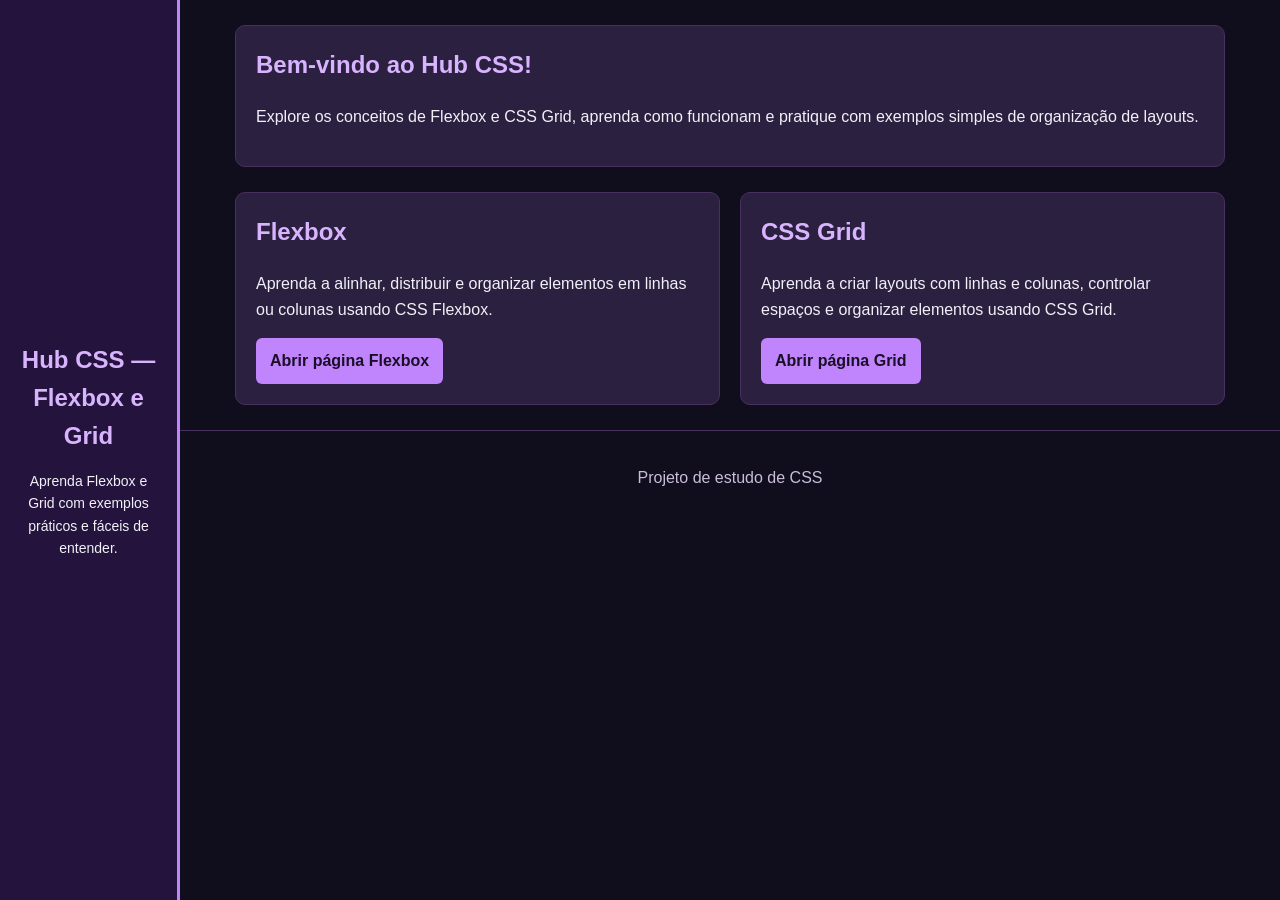
<file: index.html>
<!DOCTYPE html>
<html lang="pt-BR">
<head>
    <meta charset="UTF-8">
    <meta name="viewport" content="width=device-width, initial-scale=1.0">
    <title>Hub de CSS</title>
    <link rel="stylesheet" href="style.css">
</head>
<body>
    <header>
       <h1>Hub CSS — Flexbox e Grid</h1>
        <p>Aprenda Flexbox e Grid com exemplos práticos e fáceis de entender.</p>
    </header>

    <main>
        <section class="introducao">
    <h2>Bem-vindo ao Hub CSS!</h2>
    <p>Explore os conceitos de Flexbox e CSS Grid, aprenda como funcionam e pratique com exemplos simples de organização de layouts.</p>
</section>
        <section class="cartoes">
            <article class="cartao">
                <h2>Flexbox</h2>
              <p>Aprenda a alinhar, distribuir e organizar elementos em linhas ou colunas usando CSS Flexbox.</p>
                <a class="botao" href="flexbox.html">Abrir página Flexbox</a>
            </article>

            <article class="cartao">
                <h2>CSS Grid</h2>
                <p>Aprenda a criar layouts com linhas e colunas, controlar espaços e organizar elementos usando CSS Grid.</p>
                <a class="botao" href="grid.html">Abrir página Grid</a>
            </article>
        </section>
    </main>

    <footer>
        <p>Projeto de estudo de CSS</p>
    </footer>
</body>
</html>
</file>
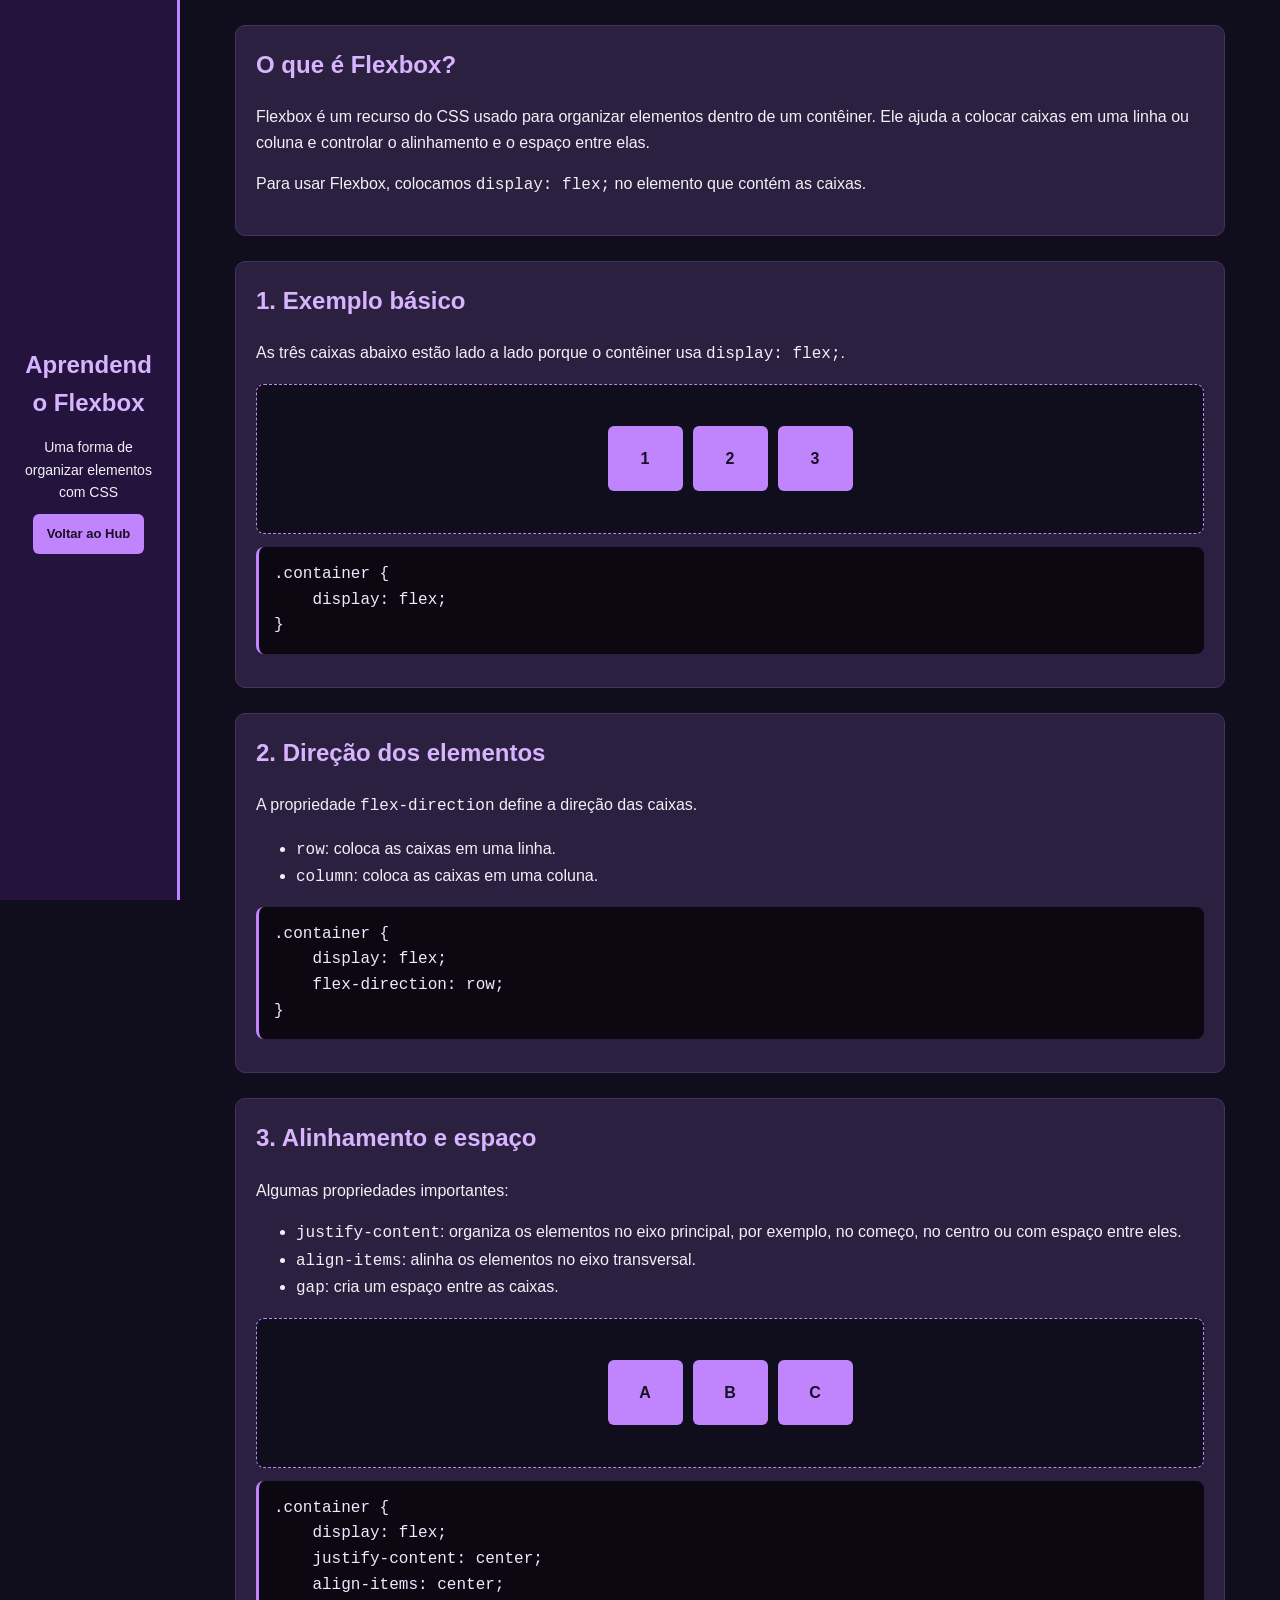
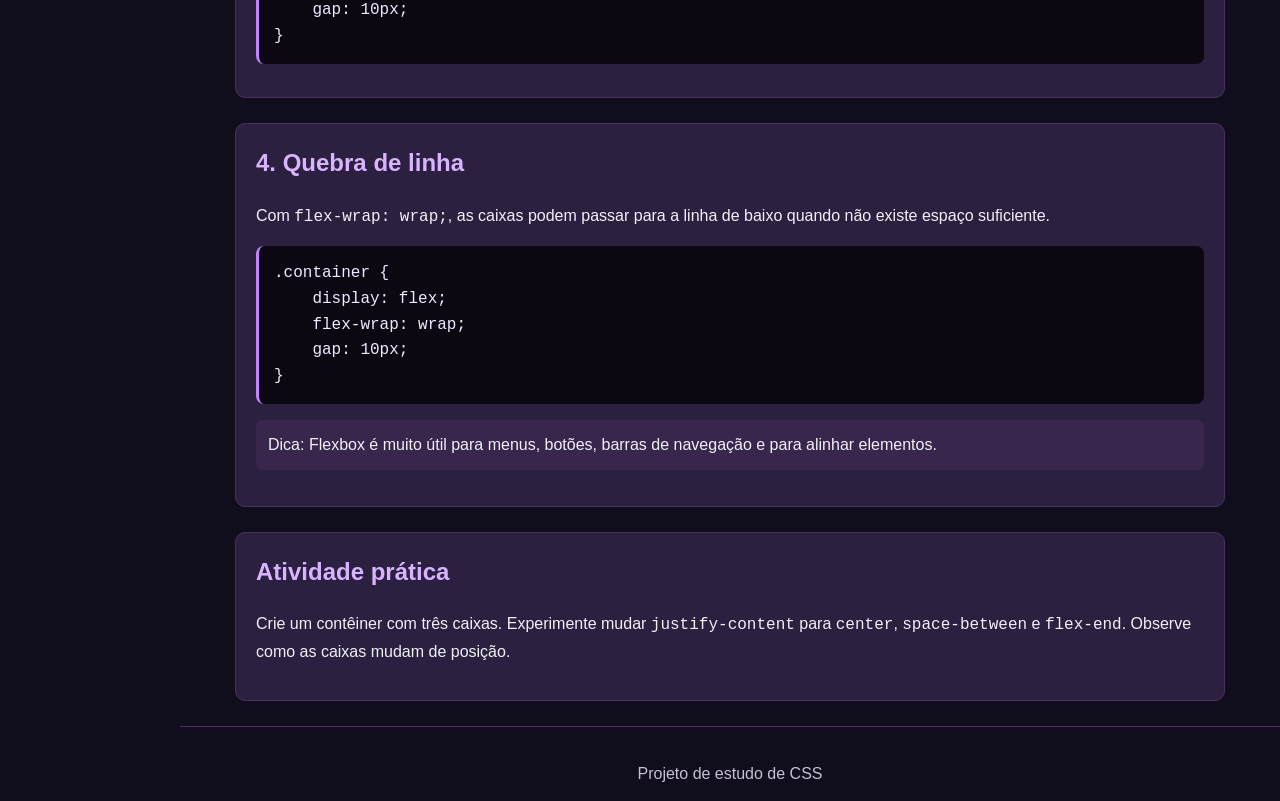
<file: flexbox.html>
<!DOCTYPE html>
<html lang="pt-BR">
<head>
    <meta charset="UTF-8">
    <meta name="viewport" content="width=device-width, initial-scale=1.0">
    <title>Flexbox - Hub de CSS</title>
    <link rel="stylesheet" href="style.css">
</head>
<body>
    <header>
        <h1>Aprendendo Flexbox</h1>
        <p>Uma forma de organizar elementos com CSS</p>
        <a class="voltar" href="index.html">Voltar ao Hub</a>
    </header>

    <main>
        <section class="conteudo">
            <h2>O que é Flexbox?</h2>
            <p>Flexbox é um recurso do CSS usado para organizar elementos dentro de um contêiner. Ele ajuda a colocar caixas em uma linha ou coluna e controlar o alinhamento e o espaço entre elas.</p>
            <p>Para usar Flexbox, colocamos <code>display: flex;</code> no elemento que contém as caixas.</p>
        </section>

        <section class="conteudo">
            <h2>1. Exemplo básico</h2>
            <p>As três caixas abaixo estão lado a lado porque o contêiner usa <code>display: flex;</code>.</p>
            <div class="exemplo-flex">
                <div class="caixa">1</div>
                <div class="caixa">2</div>
                <div class="caixa">3</div>
            </div>
            <pre><code>.container {
    display: flex;
}</code></pre>
        </section>

        <section class="conteudo">
            <h2>2. Direção dos elementos</h2>
            <p>A propriedade <code>flex-direction</code> define a direção das caixas.</p>
            <ul>
                <li><code>row</code>: coloca as caixas em uma linha.</li>
                <li><code>column</code>: coloca as caixas em uma coluna.</li>
            </ul>
            <pre><code>.container {
    display: flex;
    flex-direction: row;
}</code></pre>
        </section>

        <section class="conteudo">
            <h2>3. Alinhamento e espaço</h2>
            <p>Algumas propriedades importantes:</p>
            <ul>
                <li><code>justify-content</code>: organiza os elementos no eixo principal, por exemplo, no começo, no centro ou com espaço entre eles.</li>
                <li><code>align-items</code>: alinha os elementos no eixo transversal.</li>
                <li><code>gap</code>: cria um espaço entre as caixas.</li>
            </ul>
            <div class="exemplo-flex">
                <div class="caixa">A</div>
                <div class="caixa">B</div>
                <div class="caixa">C</div>
            </div>
            <pre><code>.container {
    display: flex;
    justify-content: center;
    align-items: center;
    gap: 10px;
}</code></pre>
        </section>

        <section class="conteudo">
            <h2>4. Quebra de linha</h2>
            <p>Com <code>flex-wrap: wrap;</code>, as caixas podem passar para a linha de baixo quando não existe espaço suficiente.</p>
            <pre><code>.container {
    display: flex;
    flex-wrap: wrap;
    gap: 10px;
}</code></pre>
            <p class="nota">Dica: Flexbox é muito útil para menus, botões, barras de navegação e para alinhar elementos.</p>
        </section>

        <section class="conteudo">
            <h2>Atividade prática</h2>
            <p>Crie um contêiner com três caixas. Experimente mudar <code>justify-content</code> para <code>center</code>, <code>space-between</code> e <code>flex-end</code>. Observe como as caixas mudam de posição.</p>
        </section>
    </main>

    <footer>
        <p>Projeto de estudo de CSS</p>
    </footer>
</body>
</html>
</file>
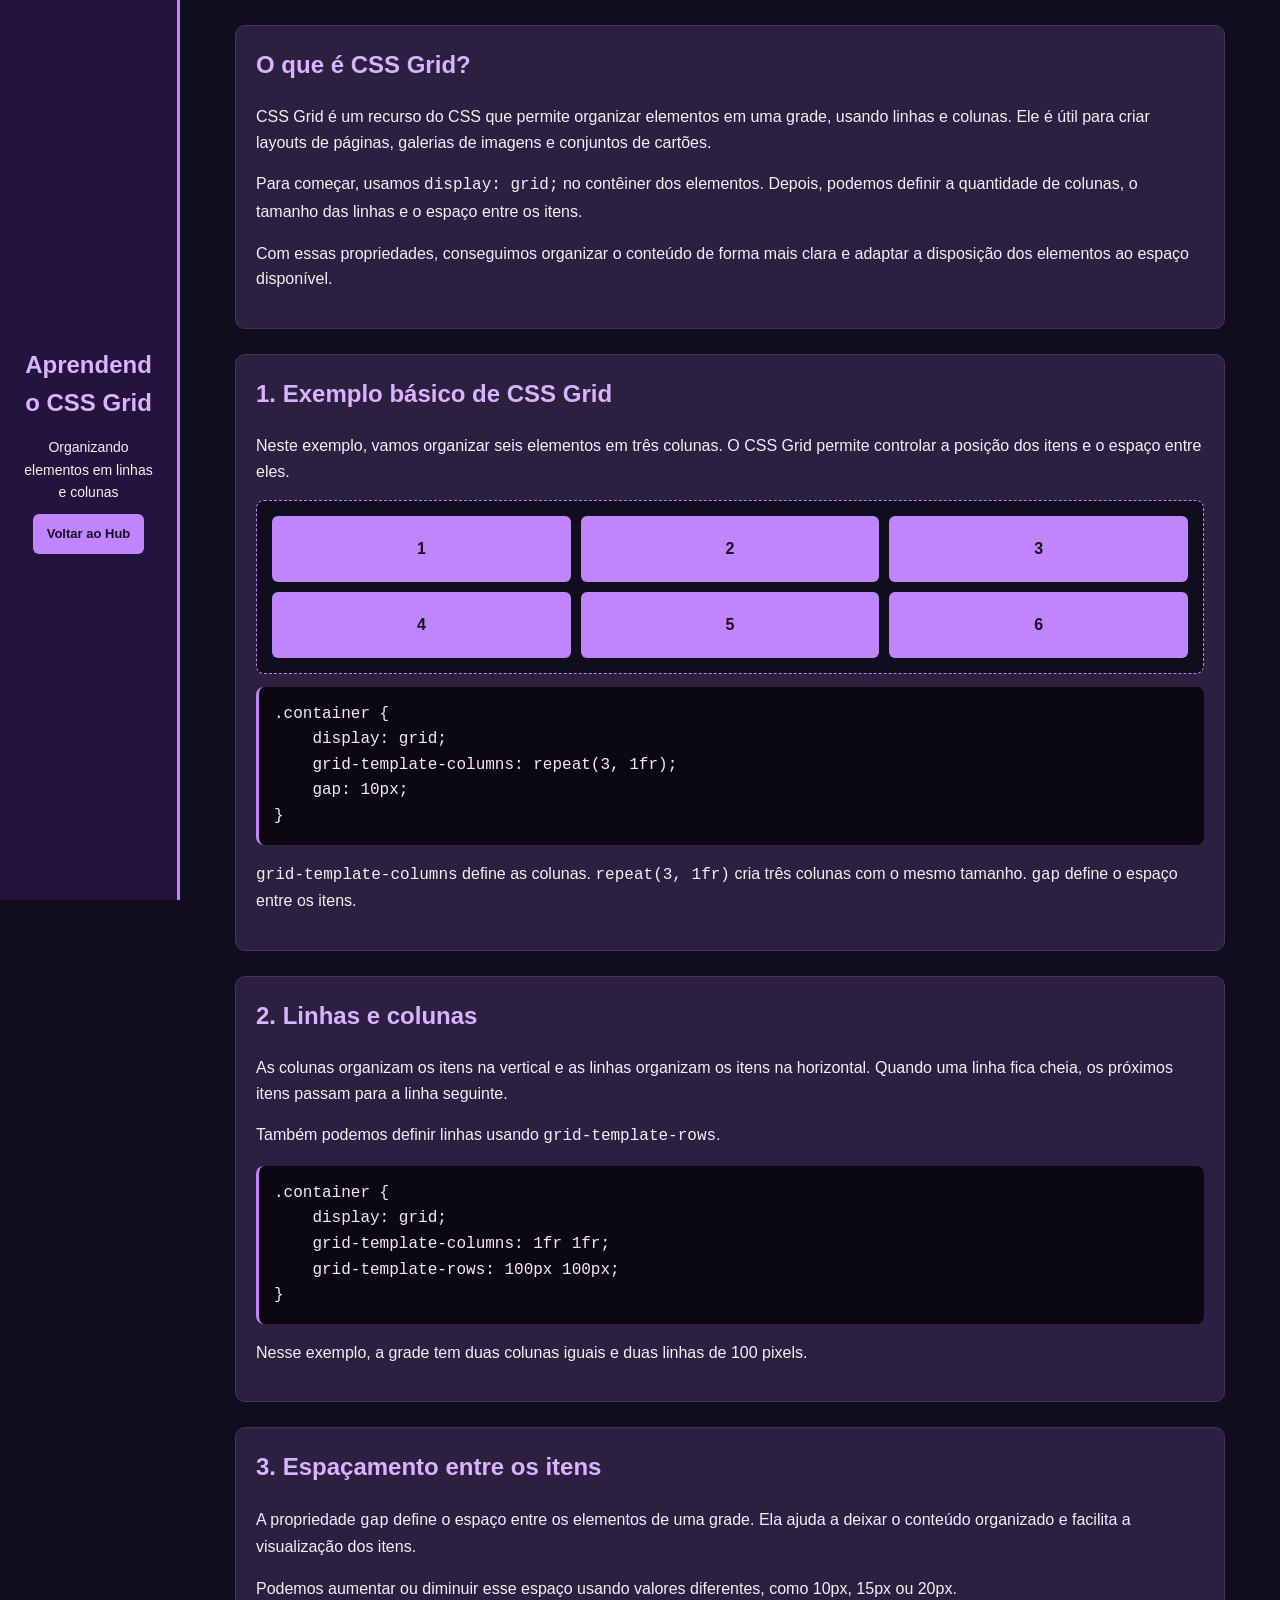
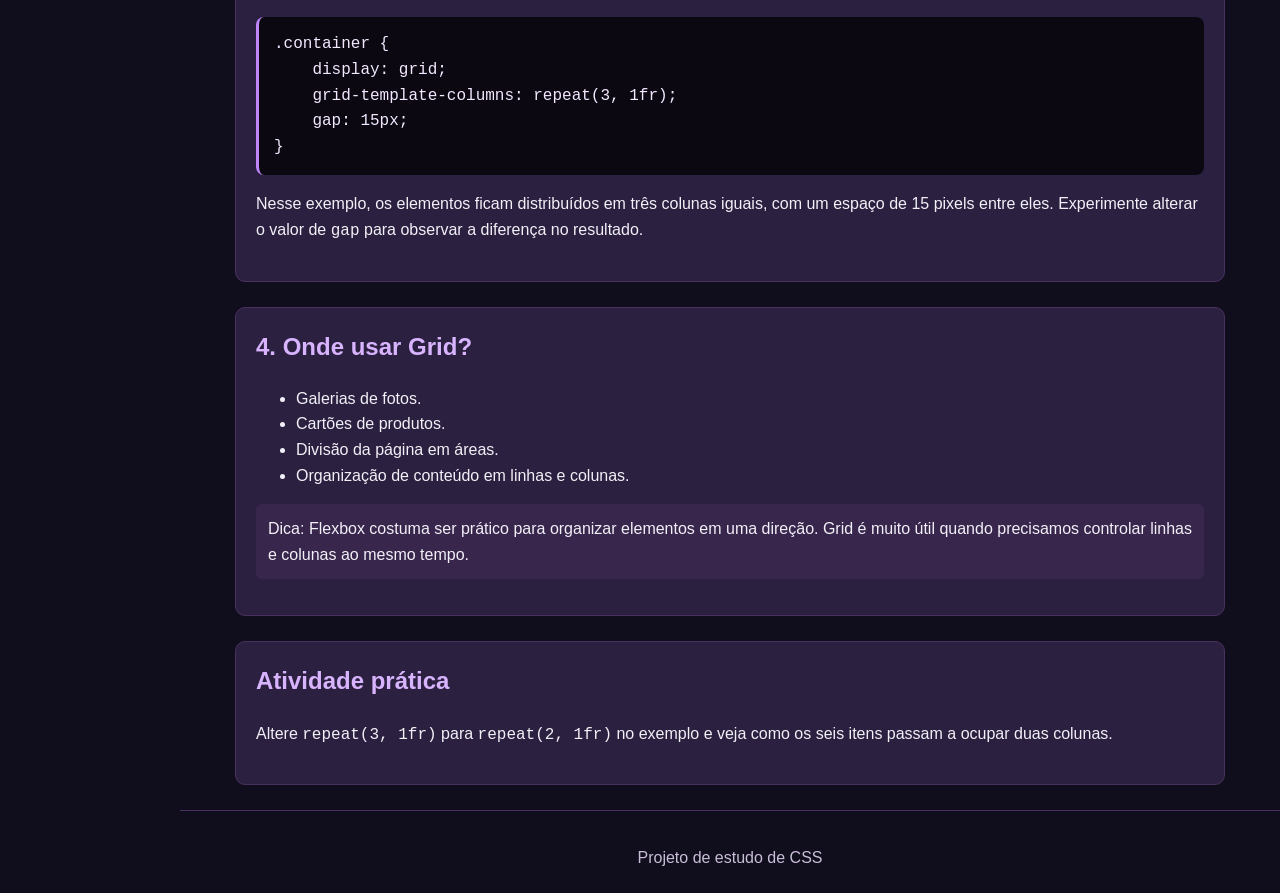
<file: grid.html>
<!DOCTYPE html>
<html lang="pt-BR">
<head>
    <meta charset="UTF-8">
    <meta name="viewport" content="width=device-width, initial-scale=1.0">
    <title>CSS Grid - Hub de CSS</title>
    <link rel="stylesheet" href="style.css">
</head>
<body>
    <header>
        <h1>Aprendendo CSS Grid</h1>
        <p>Organizando elementos em linhas e colunas</p>
        <a class="voltar" href="index.html">Voltar ao Hub</a>
    </header>

    <main>
      <section class="conteudo">
    <h2>O que é CSS Grid?</h2>
    <p>CSS Grid é um recurso do CSS que permite organizar elementos em uma grade, usando linhas e colunas. Ele é útil para criar layouts de páginas, galerias de imagens e conjuntos de cartões.</p>
    <p>Para começar, usamos <code>display: grid;</code> no contêiner dos elementos. Depois, podemos definir a quantidade de colunas, o tamanho das linhas e o espaço entre os itens.</p>
    <p>Com essas propriedades, conseguimos organizar o conteúdo de forma mais clara e adaptar a disposição dos elementos ao espaço disponível.</p>
</section>

        <section class="conteudo">
            <h2>1. Exemplo básico de CSS Grid</h2>
<p>
    Neste exemplo, vamos organizar seis elementos em três colunas.
    O CSS Grid permite controlar a posição dos itens e o espaço entre eles.
</p>
            <div class="exemplo-grid">
                <div class="item-grid">1</div>
                <div class="item-grid">2</div>
                <div class="item-grid">3</div>
                <div class="item-grid">4</div>
                <div class="item-grid">5</div>
                <div class="item-grid">6</div>
            </div>
            <pre><code>.container {
    display: grid;
    grid-template-columns: repeat(3, 1fr);
    gap: 10px;
}</code></pre>
            <p><code>grid-template-columns</code> define as colunas. <code>repeat(3, 1fr)</code> cria três colunas com o mesmo tamanho. <code>gap</code> define o espaço entre os itens.</p>
        </section>

        <section class="conteudo">
            <h2>2. Linhas e colunas</h2>
            <p>As colunas organizam os itens na vertical e as linhas organizam os itens na horizontal. Quando uma linha fica cheia, os próximos itens passam para a linha seguinte.</p>
            <p>Também podemos definir linhas usando <code>grid-template-rows</code>.</p>
            <pre><code>.container {
    display: grid;
    grid-template-columns: 1fr 1fr;
    grid-template-rows: 100px 100px;
}</code></pre>
            <p>Nesse exemplo, a grade tem duas colunas iguais e duas linhas de 100 pixels.</p>
        </section>

        
<section class="conteudo">
    <h2>3. Espaçamento entre os itens</h2>

    <p>
        A propriedade <code>gap</code> define o espaço entre os
        elementos de uma grade. Ela ajuda a deixar o conteúdo
        organizado e facilita a visualização dos itens.
    </p>

    <p>
        Podemos aumentar ou diminuir esse espaço usando valores
        diferentes, como 10px, 15px ou 20px.
    </p>

    <pre><code>.container {
    display: grid;
    grid-template-columns: repeat(3, 1fr);
    gap: 15px;
}</code></pre>

    <p>
        Nesse exemplo, os elementos ficam distribuídos em três
        colunas iguais, com um espaço de 15 pixels entre eles.
        Experimente alterar o valor de <code>gap</code> para
        observar a diferença no resultado.
    </p>
</section>


        <section class="conteudo">
            <h2>4. Onde usar Grid?</h2>
            <ul>
                <li>Galerias de fotos.</li>
                <li>Cartões de produtos.</li>
                <li>Divisão da página em áreas.</li>
                <li>Organização de conteúdo em linhas e colunas.</li>
            </ul>
            <p class="nota">Dica: Flexbox costuma ser prático para organizar elementos em uma direção. Grid é muito útil quando precisamos controlar linhas e colunas ao mesmo tempo.</p>
        </section>

        <section class="conteudo">
            <h2>Atividade prática</h2>
            <p>Altere <code>repeat(3, 1fr)</code> para <code>repeat(2, 1fr)</code> no exemplo e veja como os seis itens passam a ocupar duas colunas.</p>
        </section>
    </main>

    <footer>
        <p>Projeto de estudo de CSS</p>
    </footer>
</body>
</html>
</file>
<file: style.css>
/* Estilos gerais do site */
* {
    box-sizing: border-box;
}

body {
    margin: 0;
    font-family: Arial, sans-serif;
    background: #100D1C;
    color: #f2f0f7;
    line-height: 1.6;
}

header {
    background: #24143D;
    text-align: center;
    padding: 28px 15px;
    border-bottom: 3px solid #C084FC;
}

header h1 {
    margin: 0;
    color: #D8B4FE;
}

header p {
    margin-bottom: 0;
}

main {
    width: 90%;
    max-width: 1000px;
    margin: 25px auto;
}

section {
    margin-bottom: 25px;
}

.introducao, .cartao, .conteudo {
    background: #2B2040;
    padding: 20px;
    border-radius: 10px;
    border: 1px solid #49315F;
}

h2 {
    color: #D8B4FE;
    margin-top: 0;
}

.cartoes {
    display: flex;
    gap: 20px;
    flex-wrap: wrap;
}

.cartao {
    flex: 1;
    min-width: 250px;
}

.botao, .voltar {
    display: inline-block;
    background: #C084FC;
    color: #190F26;
    padding: 10px 14px;
    border-radius: 6px;
    text-decoration: none;
    font-weight: bold;
}

.botao:hover, .voltar:hover {
    background: #D8B4FE;
}

a {
    color: #D8B4FE;
}

.voltar {
    margin-top: 10px;
}

.exemplo-flex {
    display: flex;
    justify-content: center;
    align-items: center;
    gap: 10px;
    flex-wrap: wrap;
    background: #100D1C;
    padding: 15px;
    min-height: 150px;
    border: 1px dashed #C084FC;
    border-radius: 8px;
}

.caixa {
    background: #C084FC;
    color: #190F26;
    width: 75px;
    height: 65px;
    display: flex;
    justify-content: center;
    align-items: center;
    border-radius: 6px;
    font-weight: bold;
}

.exemplo-grid {
    display: grid;
    grid-template-columns: repeat(3, 1fr);
    gap: 10px;
    background: #100D1C;
    padding: 15px;
    border: 1px dashed #C084FC;
    border-radius: 8px;
}

.item-grid {
    background: #C084FC;
    color: #190F26;
    text-align: center;
    padding: 20px 5px;
    border-radius: 6px;
    font-weight: bold;
}

pre {
    background: #0B0812;
    color: #F3E8FF;
    padding: 15px;
    border-radius: 8px;
    overflow-x: auto;
    border-left: 3px solid #C084FC;
}

code {
    font-family: Consolas, monospace;
}

.nota {
    background: #38264D;
    padding: 12px;
    border-radius: 6px;
}

footer {
    text-align: center;
    padding: 18px;
    color: #C9BED8;
    border-top: 1px solid #49315F;
}

/* Barra lateral */
@media (min-width: 900px) {
    body {
        padding-left: 180px;
    }

    header {
        position: fixed;
        left: 0;
        top: 0;
        width: 180px;
        height: 100vh;
        display: flex;
        flex-direction: column;
        justify-content: center;
        align-items: center;
        padding: 20px;
        border-bottom: none;
        border-right: 3px solid #C084FC;
    }

    header h1 {
        font-size: 24px;
        overflow-wrap: anywhere;
    }

    header p {
        font-size: 14px;
    }

    header .voltar {
        font-size: 13px;
        text-align: center;
    }

    main {
        width: 90%;
    }
}

@media (max-width: 899px) {
    main {
        width: 94%;
    }

    .exemplo-grid {
        grid-template-columns: repeat(2, 1fr);
    }
}
</file>
